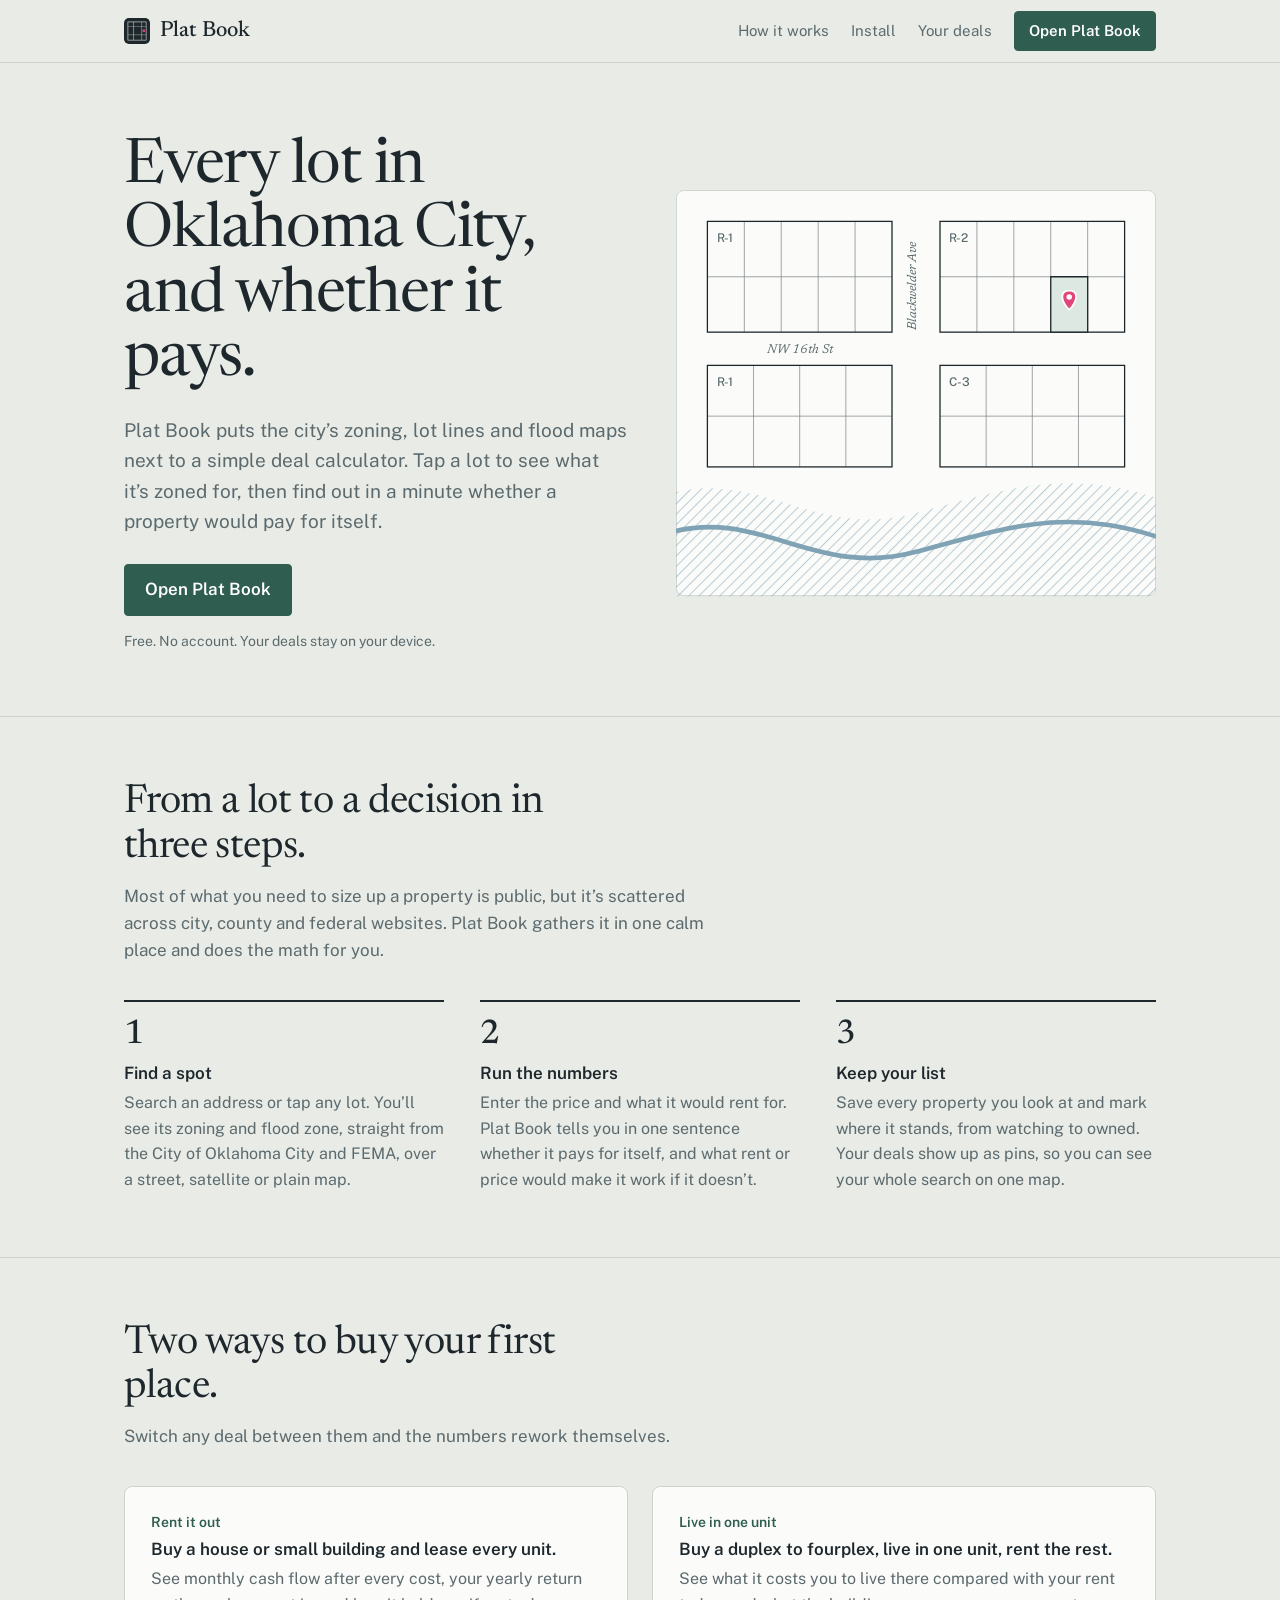
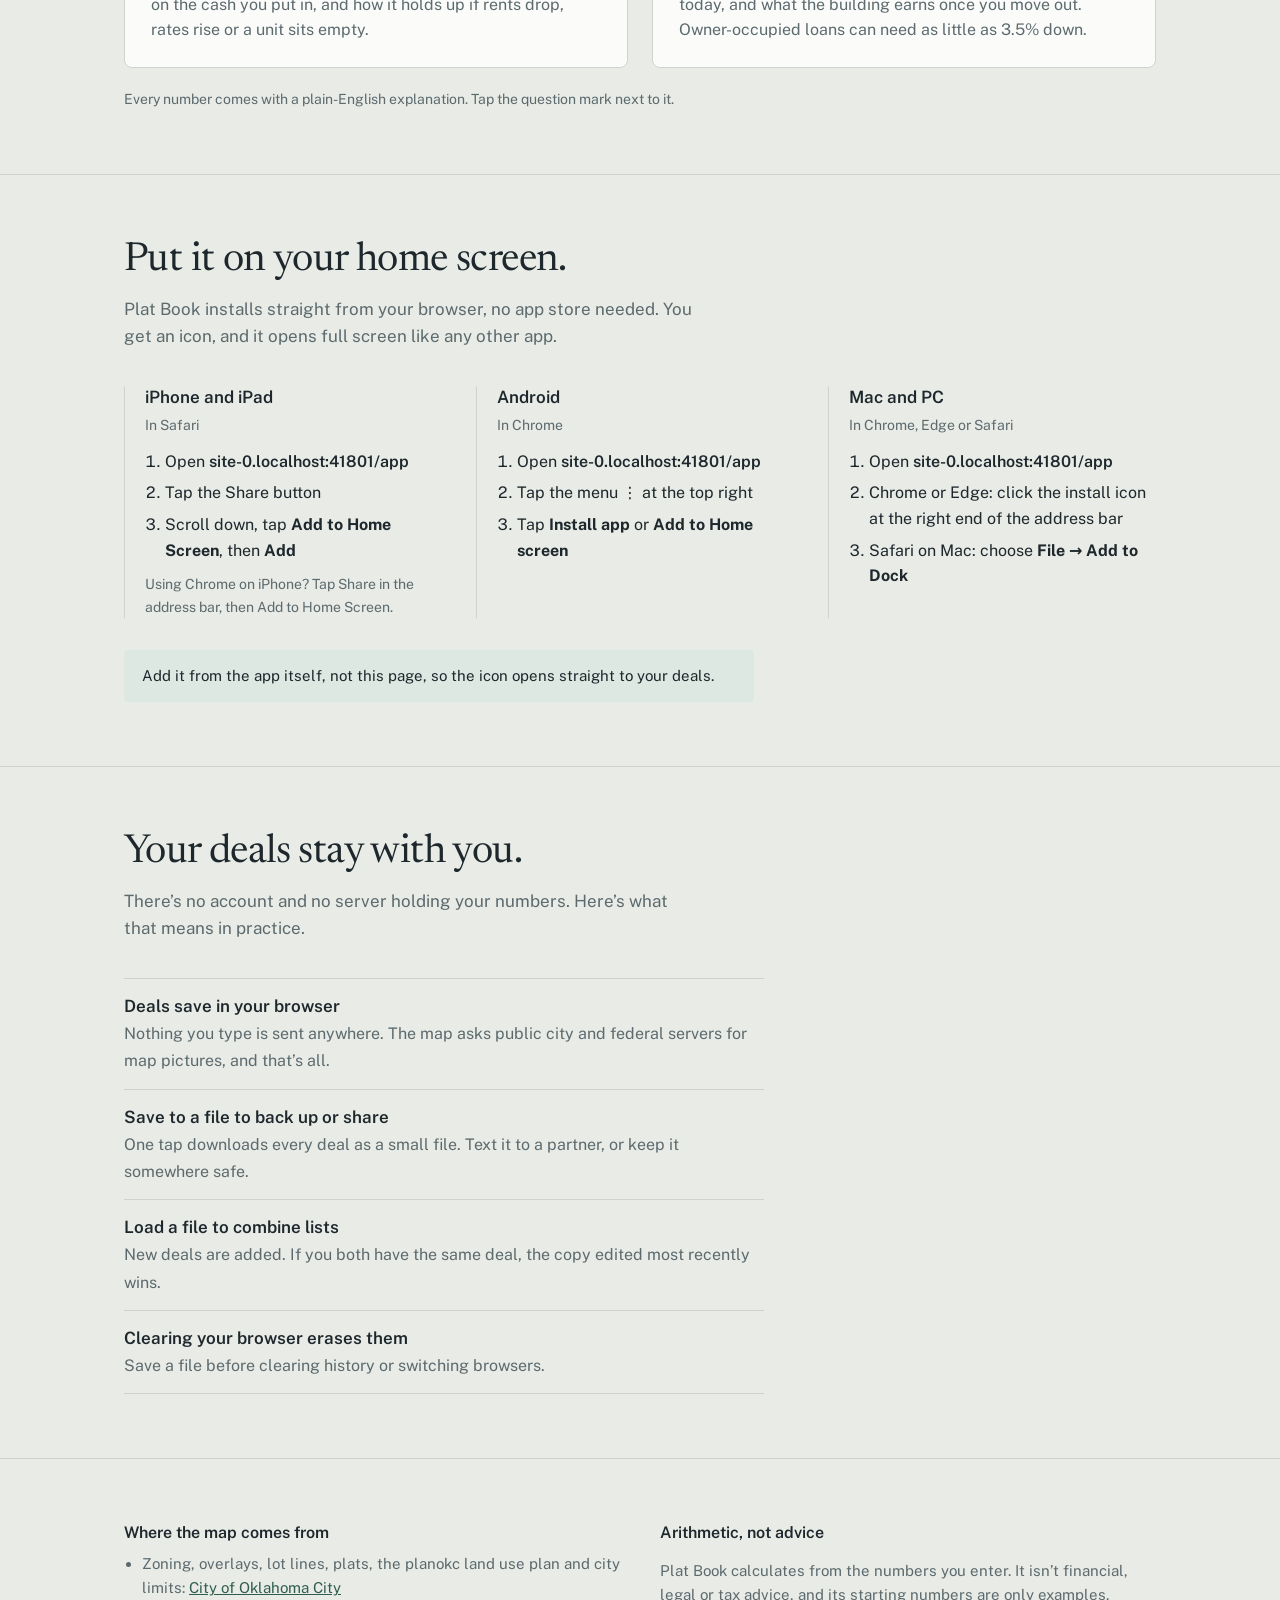
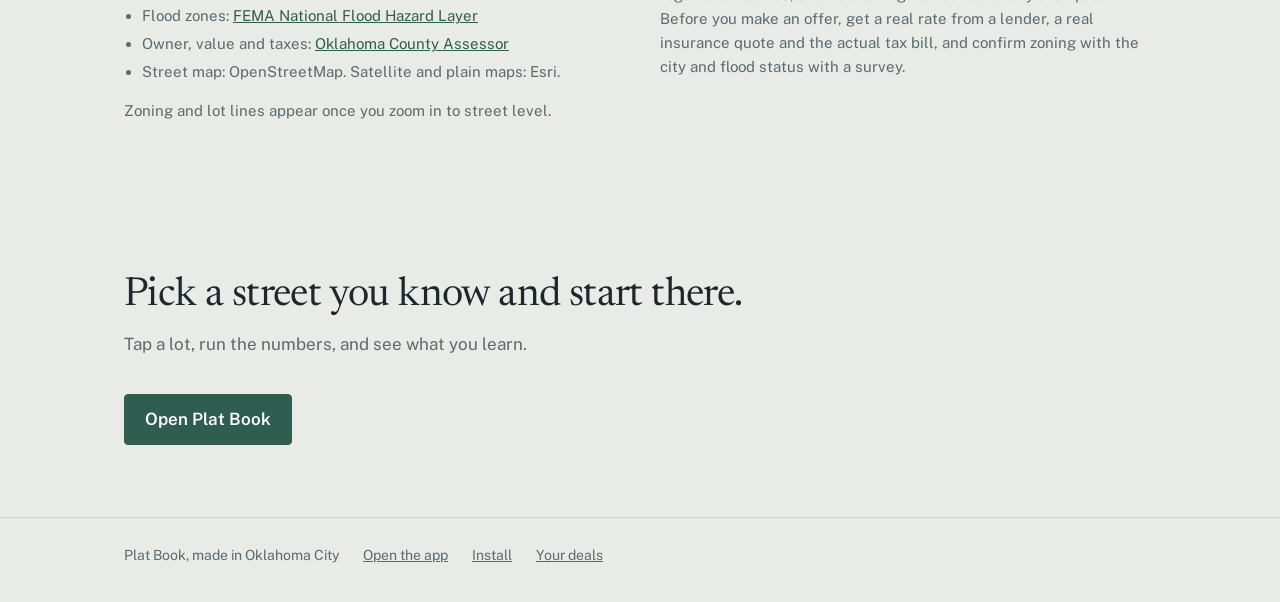
<file: index.html>
<!doctype html>
<html lang="en">
<head>
<meta charset="utf-8">
<meta name="viewport" content="width=device-width, initial-scale=1, viewport-fit=cover">
<meta name="robots" content="noindex, nofollow">
<title>Plat Book: every lot in Oklahoma City, and whether it pays</title>
<meta name="description" content="Oklahoma City zoning, lot lines and flood zones next to a simple deal calculator. Free, no account.">
<meta property="og:type" content="website">
<meta property="og:site_name" content="Plat Book">
<meta property="og:title" content="Plat Book">
<meta property="og:description" content="Every lot in Oklahoma City, and whether it pays. Zoning, lot lines and flood zones, next to a deal calculator.">
<meta property="og:url" content="https://www.spencerbarnhill.com/platbook/">
<meta property="og:image" content="https://www.spencerbarnhill.com/platbook/og.png">
<meta property="og:image:width" content="1200">
<meta property="og:image:height" content="630">
<meta property="og:image:alt" content="Plat Book: a drawing of city blocks and lots with one lot marked by a pink stake.">
<meta name="twitter:card" content="summary_large_image">
<meta name="theme-color" content="#E8EBE6" media="(prefers-color-scheme: light)">
<meta name="theme-color" content="#151B1E" media="(prefers-color-scheme: dark)">
<link rel="icon" href="app/icons/icon-192.png">
<link rel="apple-touch-icon" href="app/icons/apple-touch-icon.png">
<script>
  // Opened from a home-screen icon? Go straight to the tool.
  (function(){
    var standalone = (window.matchMedia && matchMedia('(display-mode: standalone)').matches) || navigator.standalone;
    if (standalone && !/[?&]home/.test(location.search)) location.replace('app/');
  })();
</script>
<link rel="preconnect" href="https://fonts.googleapis.com">
<link rel="preconnect" href="https://fonts.gstatic.com" crossorigin>
<link href="https://fonts.googleapis.com/css2?family=Newsreader:opsz,wght@6..72,400;6..72,500&family=Public+Sans:wght@400;500;600;700&display=swap" rel="stylesheet">
<style>
:root{
  --bg:#E8EBE6; --paper:#FBFCFA; --ink:#1D272C; --muted:#5C6A6E; --faint:#8E9A9C; --line:#CDD4CF; --wash:#F1F3EF;
  --accent:#2F5D50; --accent-ink:#FFFFFF; --accent-soft:#DDE8E2; --flag:#E0457B; --water:#7FA3B5;
  --serif:"Newsreader","Iowan Old Style","Palatino Linotype",Palatino,Georgia,serif;
  --sans:"Public Sans",system-ui,-apple-system,"Segoe UI",Roboto,sans-serif;
  box-sizing:border-box; color-scheme:light dark;
  padding-top:env(safe-area-inset-top,0px); padding-bottom:env(safe-area-inset-bottom,0px);
}
@media (prefers-color-scheme: dark){
  :root:not([data-theme="light"]){
    --bg:#151B1E; --paper:#1C2428; --ink:#E3E9E6; --muted:#9AA7A8; --faint:#6E7B7D; --line:#2D383C; --wash:#20292D;
    --accent:#7FB8A4; --accent-ink:#0F1A16; --accent-soft:#233630; --flag:#F0679A; --water:#4F7384;
  }
}
:root[data-theme="dark"]{
  --bg:#151B1E; --paper:#1C2428; --ink:#E3E9E6; --muted:#9AA7A8; --faint:#6E7B7D; --line:#2D383C; --wash:#20292D;
  --accent:#7FB8A4; --accent-ink:#0F1A16; --accent-soft:#233630; --flag:#F0679A; --water:#4F7384;
}
*,*::before,*::after{box-sizing:inherit}
html{scroll-behavior:smooth; scroll-padding-top:calc(70px + env(safe-area-inset-top,0px))}
@media (prefers-reduced-motion:reduce){html{scroll-behavior:auto}}
body{margin:0; background:var(--bg); color:var(--ink); font:400 17px/1.6 var(--sans); -webkit-font-smoothing:antialiased}
a{color:var(--accent)}
:focus-visible{outline:2px solid var(--accent); outline-offset:3px; border-radius:3px}
.wrap{max-width:1080px; margin:0 auto; padding:0 24px}

header{position:sticky; top:env(safe-area-inset-top,0px); z-index:10; background:var(--bg); border-bottom:1px solid var(--line)}
header .wrap{display:flex; align-items:center; gap:28px; height:62px}
.brand{display:flex; align-items:center; gap:10px; font:500 22px/1 var(--serif); color:var(--ink); text-decoration:none}
.brand img{width:26px; height:26px; border-radius:5px}
nav{display:flex; align-items:center; gap:22px; margin-left:auto; font-size:15px}
nav a{color:var(--muted); text-decoration:none}
nav a:hover{color:var(--ink)}
.btn{display:inline-block; background:var(--accent); color:var(--accent-ink); text-decoration:none; font-weight:600; padding:11px 20px; border-radius:4px; border:1px solid var(--accent)}
header .btn{padding:7px 14px; font-size:15px}

.hero{display:grid; grid-template-columns:1.05fr 1fr; gap:48px; align-items:center; padding-top:72px; padding-bottom:64px}
h1{font:400 clamp(40px,5.4vw,62px)/1.04 var(--serif); letter-spacing:-.02em; margin:0 0 22px; max-width:14ch}
.lede{font-size:19px; color:var(--muted); max-width:44ch; margin:0 0 28px}
.small{font-size:14px; color:var(--muted); margin:14px 0 0}
.plat{width:100%; height:auto; display:block}

section{padding:64px 0; border-top:1px solid var(--line)}
h2{font:400 clamp(30px,3.6vw,40px)/1.12 var(--serif); letter-spacing:-.015em; margin:0 0 12px; max-width:22ch}
.intro{color:var(--muted); max-width:58ch; margin:0 0 36px}

.steps{list-style:none; margin:0; padding:0; display:grid; grid-template-columns:repeat(3,1fr); gap:36px; counter-reset:s}
.steps li{counter-increment:s; border-top:2px solid var(--ink); padding-top:16px}
.steps li::before{content:counter(s); font:500 34px/1 var(--serif); display:block; margin-bottom:10px}
.steps h3,.two h3,.dev h3{font:600 17px/1.3 var(--sans); margin:0 0 6px}
.steps p,.two p{margin:0; color:var(--muted); font-size:16px}

.two{display:grid; grid-template-columns:1fr 1fr; gap:24px}
.two div{background:var(--paper); border:1px solid var(--line); border-radius:8px; padding:24px 26px}
.two .tag{font-size:14px; color:var(--accent); font-weight:600; margin:0 0 4px}

.devs{display:grid; grid-template-columns:repeat(3,1fr); gap:24px}
.dev{border-left:1px solid var(--line); padding-left:20px}
.dev .where{font-size:14px; color:var(--muted); margin:0 0 12px}
.dev ol{margin:0; padding-left:20px; font-size:16px}
.dev li{margin:0 0 6px}
.dev .alt{font-size:14px; color:var(--muted); margin:10px 0 0}
.url{font-weight:600; word-break:break-all}
.note{margin:32px 0 0; padding:14px 18px; background:var(--accent-soft); border-radius:4px; font-size:15px; max-width:70ch}

.facts{list-style:none; margin:0; padding:0; max-width:64ch}
.facts li{padding:14px 0; border-bottom:1px solid var(--line)}
.facts li:first-child{border-top:1px solid var(--line)}
.facts b{display:block; font-weight:600}
.facts span{color:var(--muted); font-size:16px}

.fine{display:grid; grid-template-columns:1fr 1fr; gap:40px; font-size:15px; color:var(--muted)}
.fine h3{font:600 16px/1.3 var(--sans); color:var(--ink); margin:0 0 8px}
.fine ul{margin:0; padding-left:18px}
.fine li{margin:4px 0}

.closer{padding-top:72px; padding-bottom:72px}
.closer h2{max-width:none}
footer{border-top:1px solid var(--line); padding:26px 0 36px; font-size:14px; color:var(--muted)}
footer .wrap{display:flex; flex-wrap:wrap; gap:8px 24px}
footer a{color:var(--muted)}

@media (max-width:860px){
  nav a:not(.btn){display:none}
  .hero{grid-template-columns:1fr; padding-top:44px; padding-bottom:40px; gap:32px}
  .steps,.devs,.two,.fine{grid-template-columns:1fr}
  .steps{gap:28px}
  .dev{border-left:0; padding-left:0; border-top:1px solid var(--line); padding-top:18px}
  section{padding:48px 0}
}
</style>
</head>
<body>

<header>
  <div class="wrap">
    <a class="brand" href="#top"><img src="app/icons/icon-192.png" alt="">Plat Book</a>
    <nav aria-label="Page">
      <a href="#how">How it works</a>
      <a href="#install">Install</a>
      <a href="#deals">Your deals</a>
      <a class="btn open" href="app/">Open Plat Book</a>
    </nav>
  </div>
</header>

<main id="top">
  <div class="wrap hero">
    <div>
      <h1>Every lot in Oklahoma City, and whether it pays.</h1>
      <p class="lede">Plat Book puts the city’s zoning, lot lines and flood maps next to a simple deal calculator. Tap a lot to see what it’s zoned for, then find out in a minute whether a property would pay for itself.</p>
      <a class="btn open" href="app/">Open Plat Book</a>
      <p class="small">Free. No account. Your deals stay on your device.</p>
    </div>

    <!-- A plat sheet: streets, lots, a creek with its flood zone, and one staked lot -->
    <svg class="plat" viewBox="0 0 520 440" role="img" aria-label="Drawing of a plat map: city blocks divided into lots, a creek with a shaded flood zone, and one lot marked with a pink stake.">
      <defs>
        <pattern id="hatch" width="8" height="8" patternUnits="userSpaceOnUse" patternTransform="rotate(45)">
          <line x1="0" y1="0" x2="0" y2="8" style="stroke:var(--water)" stroke-width="2.2" opacity=".55"/>
        </pattern>
      </defs>
      <rect x="0.5" y="0.5" width="519" height="439" rx="8" style="fill:var(--paper);stroke:var(--line)"/>
      <!-- flood zone and creek -->
      <path d="M-10 330 C 90 300, 150 380, 260 350 S 430 300, 540 340 L540 440 L-10 440 Z" fill="url(#hatch)"/>
      <path d="M-10 372 C 90 342, 150 422, 260 392 S 430 342, 540 382" fill="none" style="stroke:var(--water)" stroke-width="5" stroke-linecap="round"/>
      <!-- blocks -->
      <g style="stroke:var(--ink)" stroke-width="1.4" fill="none">
        <rect x="34" y="34" width="200" height="120"/><rect x="286" y="34" width="200" height="120"/>
        <rect x="34" y="190" width="200" height="110"/><rect x="286" y="190" width="200" height="110"/>
      </g>
      <!-- lots -->
      <g style="stroke:var(--ink)" stroke-width=".8" opacity=".55">
        <path d="M74 34V154M114 34V154M154 34V154M194 34V154M34 94H234"/>
        <path d="M326 34V154M366 34V154M406 34V154M446 34V154M286 94H486"/>
        <path d="M84 190V300M134 190V300M184 190V300M34 245H234"/>
        <path d="M336 190V300M386 190V300M436 190V300M286 245H486"/>
      </g>
      <!-- the staked lot -->
      <rect x="406.5" y="94.5" width="39" height="59" style="fill:var(--accent-soft)"/>
      <path d="M406 94H446V154H406Z" fill="none" style="stroke:var(--ink)" stroke-width="1.4"/>
      <g transform="translate(426 124)"><path d="M0 -15 C 9 -15 11 -6 0 6 C -11 -6 -9 -15 0 -15 Z" style="fill:var(--flag);stroke:var(--paper)" stroke-width="2"/><circle cx="0" cy="-8" r="3" style="fill:var(--paper)"/></g>
      <!-- zoning labels -->
      <g style="fill:var(--muted);font:500 13px var(--sans)">
        <text x="44" y="56">R-1</text><text x="296" y="56">R-2</text><text x="44" y="212">R-1</text><text x="296" y="212">C-3</text>
      </g>
      <g style="fill:var(--muted);font:italic 400 14px var(--serif)">
        <text x="134" y="177" text-anchor="middle">NW 16th St</text>
        <text x="260" y="104" text-anchor="middle" transform="rotate(-90 260 104)">Blackwelder Ave</text>
      </g>
    </svg>
  </div>

  <section id="how">
    <div class="wrap">
      <h2>From a lot to a decision in three steps.</h2>
      <p class="intro">Most of what you need to size up a property is public, but it’s scattered across city, county and federal websites. Plat Book gathers it in one calm place and does the math for you.</p>
      <ol class="steps">
        <li><h3>Find a spot</h3><p>Search an address or tap any lot. You’ll see its zoning and flood zone, straight from the City of Oklahoma City and FEMA, over a street, satellite or plain map.</p></li>
        <li><h3>Run the numbers</h3><p>Enter the price and what it would rent for. Plat Book tells you in one sentence whether it pays for itself, and what rent or price would make it work if it doesn’t.</p></li>
        <li><h3>Keep your list</h3><p>Save every property you look at and mark where it stands, from watching to owned. Your deals show up as pins, so you can see your whole search on one map.</p></li>
      </ol>
    </div>
  </section>

  <section>
    <div class="wrap">
      <h2>Two ways to buy your first place.</h2>
      <p class="intro">Switch any deal between them and the numbers rework themselves.</p>
      <div class="two">
        <div><p class="tag">Rent it out</p><h3>Buy a house or small building and lease every unit.</h3><p>See monthly cash flow after every cost, your yearly return on the cash you put in, and how it holds up if rents drop, rates rise or a unit sits empty.</p></div>
        <div><p class="tag">Live in one unit</p><h3>Buy a duplex to fourplex, live in one unit, rent the rest.</h3><p>See what it costs you to live there compared with your rent today, and what the building earns once you move out. Owner-occupied loans can need as little as 3.5% down.</p></div>
      </div>
      <p class="small" style="margin-top:20px">Every number comes with a plain-English explanation. Tap the question mark next to it.</p>
    </div>
  </section>

  <section id="install">
    <div class="wrap">
      <h2>Put it on your home screen.</h2>
      <p class="intro">Plat Book installs straight from your browser, no app store needed. You get an icon, and it opens full screen like any other app.</p>
      <div class="devs">
        <div class="dev">
          <h3>iPhone and iPad</h3><p class="where">In Safari</p>
          <ol><li>Open <span class="url here">this site/app</span></li><li>Tap the Share button</li><li>Scroll down, tap <b>Add to Home Screen</b>, then <b>Add</b></li></ol>
          <p class="alt">Using Chrome on iPhone? Tap Share in the address bar, then Add to Home Screen.</p>
        </div>
        <div class="dev">
          <h3>Android</h3><p class="where">In Chrome</p>
          <ol><li>Open <span class="url here">this site/app</span></li><li>Tap the menu ⋮ at the top right</li><li>Tap <b>Install app</b> or <b>Add to Home screen</b></li></ol>
        </div>
        <div class="dev">
          <h3>Mac and PC</h3><p class="where">In Chrome, Edge or Safari</p>
          <ol><li>Open <span class="url here">this site/app</span></li><li>Chrome or Edge: click the install icon at the right end of the address bar</li><li>Safari on Mac: choose <b>File → Add to Dock</b></li></ol>
        </div>
      </div>
      <p class="note">Add it from the app itself, not this page, so the icon opens straight to your deals.</p>
    </div>
  </section>

  <section id="deals">
    <div class="wrap">
      <h2>Your deals stay with you.</h2>
      <p class="intro">There’s no account and no server holding your numbers. Here’s what that means in practice.</p>
      <ul class="facts">
        <li><b>Deals save in your browser</b><span>Nothing you type is sent anywhere. The map asks public city and federal servers for map pictures, and that’s all.</span></li>
        <li><b>Save to a file to back up or share</b><span>One tap downloads every deal as a small file. Text it to a partner, or keep it somewhere safe.</span></li>
        <li><b>Load a file to combine lists</b><span>New deals are added. If you both have the same deal, the copy edited most recently wins.</span></li>
        <li><b>Clearing your browser erases them</b><span>Save a file before clearing history or switching browsers.</span></li>
      </ul>
    </div>
  </section>

  <section>
    <div class="wrap fine">
      <div>
        <h3>Where the map comes from</h3>
        <ul>
          <li>Zoning, overlays, lot lines, plats, the planokc land use plan and city limits: <a href="https://data.okc.gov/">City of Oklahoma City</a></li>
          <li>Flood zones: <a href="https://msc.fema.gov/portal/advanceSearch">FEMA National Flood Hazard Layer</a></li>
          <li>Owner, value and taxes: <a href="https://www.oklahomacounty.org/elected-offices/assessor">Oklahoma County Assessor</a></li>
          <li>Street map: OpenStreetMap. Satellite and plain maps: Esri.</li>
        </ul>
        <p>Zoning and lot lines appear once you zoom in to street level.</p>
      </div>
      <div>
        <h3>Arithmetic, not advice</h3>
        <p>Plat Book calculates from the numbers you enter. It isn’t financial, legal or tax advice, and its starting numbers are only examples. Before you make an offer, get a real rate from a lender, a real insurance quote and the actual tax bill, and confirm zoning with the city and flood status with a survey.</p>
      </div>
    </div>
  </section>

  <div class="wrap closer">
    <h2>Pick a street you know and start there.</h2>
    <p class="intro">Tap a lot, run the numbers, and see what you learn.</p>
    <a class="btn open" href="app/">Open Plat Book</a>
  </div>
</main>

<footer>
  <div class="wrap"><span>Plat Book, made in Oklahoma City</span><a href="app/">Open the app</a><a href="#install">Install</a><a href="#deals">Your deals</a></div>
</footer>

<script>
  // Show the real address in the install steps.
  var appUrl = (location.host + location.pathname.replace(/index\.html$/, '')).replace(/\/?$/, '/') + 'app';
  document.querySelectorAll('.here').forEach(function (el) { el.textContent = appUrl; });
  // Returning? Change the buttons to point you back to your deals.
  try {
    var saved = JSON.parse(localStorage.getItem('platbook.deals.v1') || '[]');
    if (saved.length) document.querySelectorAll('.open').forEach(function (a) { a.textContent = 'Open your deals'; });
  } catch (e) {}
</script>
</body>
</html>
</file>
